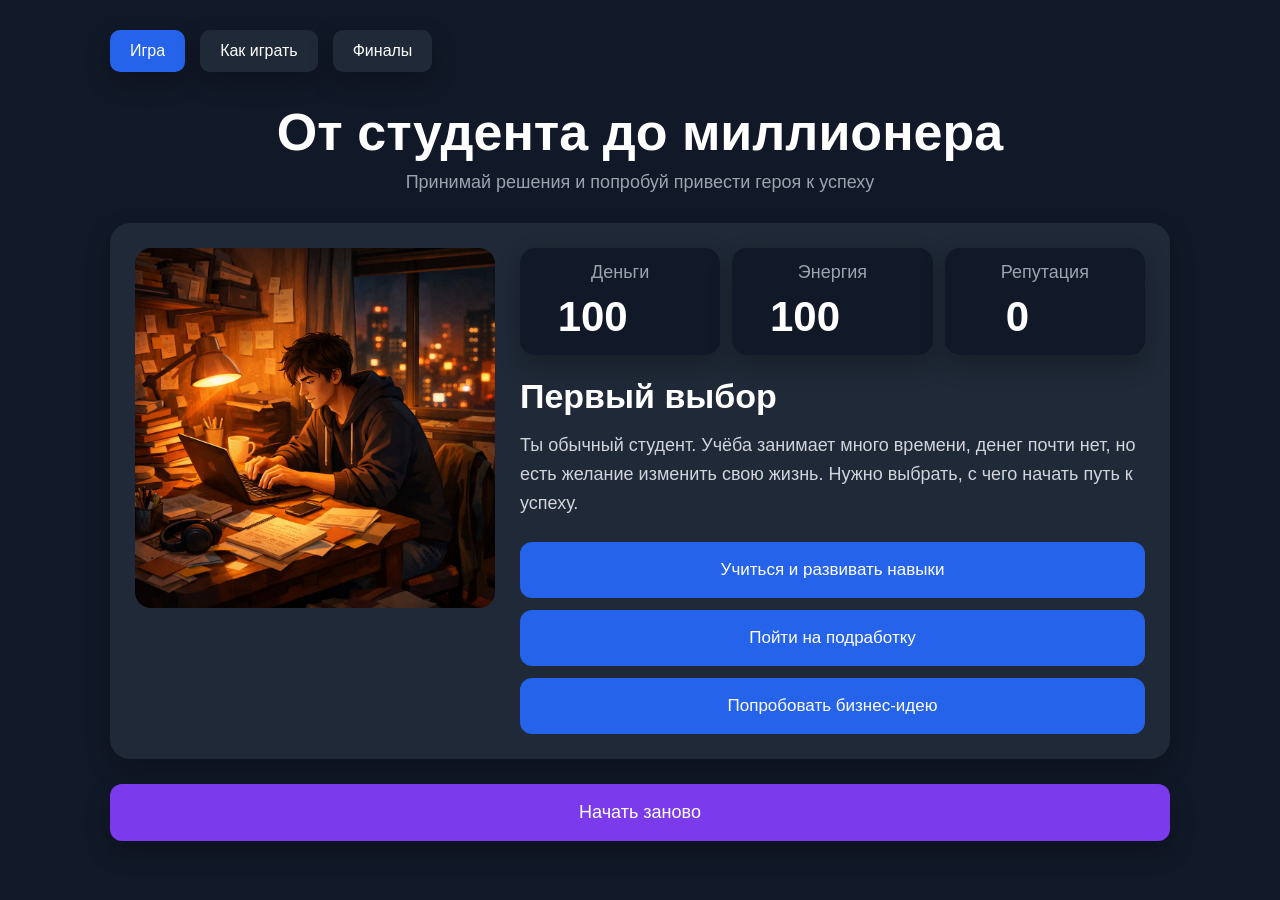
<file: index.html>
<!DOCTYPE html>
<html lang="ru">
<head>
    <meta charset="UTF-8">
    <meta name="viewport" content="width=device-width, initial-scale=1.0">
    <title>От студента до миллионера</title>
    <link rel="stylesheet" href="style.css">
</head>
<body>
    <main class="container">
        <nav class="menu">
            <a href="index.html" class="active">Игра</a>
            <a href="guide.html">Как играть</a>
            <a href="endings.html">Финалы</a>
        </nav>

        <header class="header">
            <h1>От студента до миллионера</h1>
            <p>Принимай решения и попробуй привести героя к успеху</p>
        </header>

        <section class="game-card">
            <img id="scene-image" src="images/start.jpg" alt="Ситуация">

            <div class="game-info">
                <section class="stats">
<div class="stat">
    <span>Деньги</span>

    <div class="stat-line">
        <strong id="money">100</strong>
        <small id="money-change"></small>
    </div>
</div>
<div class="stat">
    <span>Энергия</span>

    <div class="stat-line">
        <strong id="energy">100</strong>
        <small id="energy-change"></small>
    </div>
</div>
<div class="stat">
    <span>Репутация</span>

    <div class="stat-line">
        <strong id="reputation">0</strong>
        <small id="reputation-change"></small>
    </div>
</div>
                </section>

                <h2 id="scene-title">Начало пути</h2>

                <p id="scene-text">
                    Ты обычный студент. Денег немного, энергии хватает, но хочется добиться большего.
                    Какой первый шаг выберешь?
                </p>

                <div id="choices" class="choices">
                    <button>Учиться и развивать навыки</button>
                    <button>Пойти на подработку</button>
                    <button>Попробовать открыть бизнес</button>
                </div>
            </div>
        </section>

        <button id="restart-btn" class="restart-btn">Начать заново</button>
    </main>

    <script src="script.js"></script>
</body>
</html>
</file>
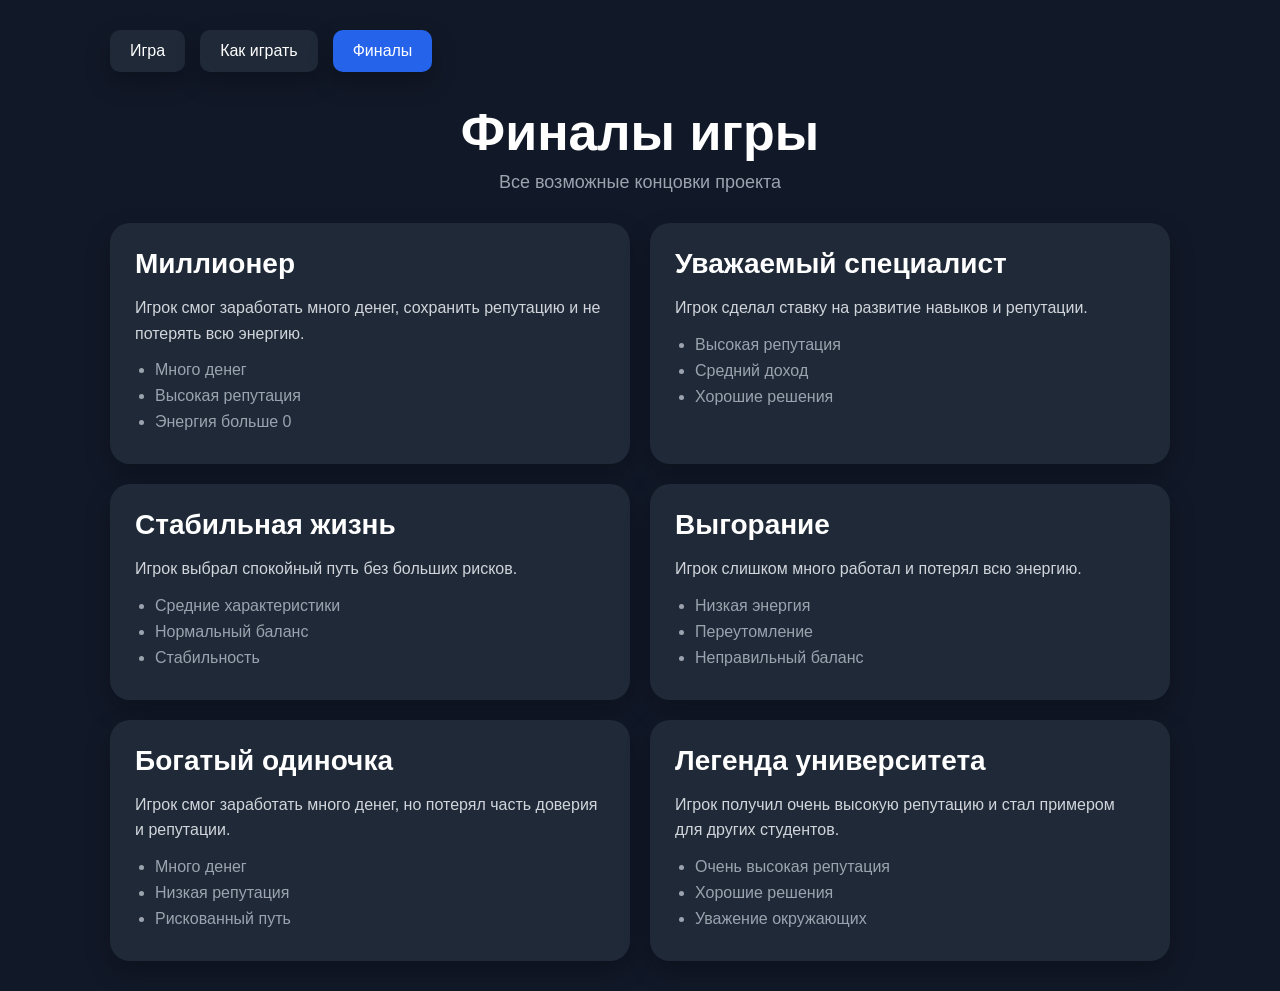
<file: endings.html>
<!DOCTYPE html>
<html lang="ru">
<head>
    <meta charset="UTF-8">
    <meta name="viewport" content="width=device-width, initial-scale=1.0">
    <title>Финалы</title>
    <link rel="stylesheet" href="style.css">
</head>
<body>

    <main class="container">

        <nav class="menu">
            <a href="index.html">Игра</a>
            <a href="guide.html">Как играть</a>
            <a href="endings.html" class="active">Финалы</a>
        </nav>

        <header class="header">
            <h1>Финалы игры</h1>
            <p>Все возможные концовки проекта</p>
        </header>

        <section class="endings-grid">

            <div class="ending-card">
                <h2>Миллионер</h2>

                <p>
                    Игрок смог заработать много денег, сохранить репутацию
                    и не потерять всю энергию.
                </p>

                <ul>
                    <li>Много денег</li>
                    <li>Высокая репутация</li>
                    <li>Энергия больше 0</li>
                </ul>
            </div>

            <div class="ending-card">
                <h2>Уважаемый специалист</h2>

                <p>
                    Игрок сделал ставку на развитие навыков и репутации.
                </p>

                <ul>
                    <li>Высокая репутация</li>
                    <li>Средний доход</li>
                    <li>Хорошие решения</li>
                </ul>
            </div>

            <div class="ending-card">
                <h2>Стабильная жизнь</h2>

                <p>
                    Игрок выбрал спокойный путь без больших рисков.
                </p>

                <ul>
                    <li>Средние характеристики</li>
                    <li>Нормальный баланс</li>
                    <li>Стабильность</li>
                </ul>
            </div>

            <div class="ending-card">
                <h2>Выгорание</h2>

                <p>
                    Игрок слишком много работал и потерял всю энергию.
                </p>

                <ul>
                    <li>Низкая энергия</li>
                    <li>Переутомление</li>
                    <li>Неправильный баланс</li>
                </ul>
            </div>
<div class="ending-card">
    <h2>Богатый одиночка</h2>

    <p>
        Игрок смог заработать много денег, но потерял часть доверия и репутации.
    </p>

    <ul>
        <li>Много денег</li>
        <li>Низкая репутация</li>
        <li>Рискованный путь</li>
    </ul>
</div>

<div class="ending-card">
    <h2>Легенда университета</h2>

    <p>
        Игрок получил очень высокую репутацию и стал примером для других студентов.
    </p>

    <ul>
        <li>Очень высокая репутация</li>
        <li>Хорошие решения</li>
        <li>Уважение окружающих</li>
    </ul>
</div>
        </section>

    </main>

</body>
</html>
</file>
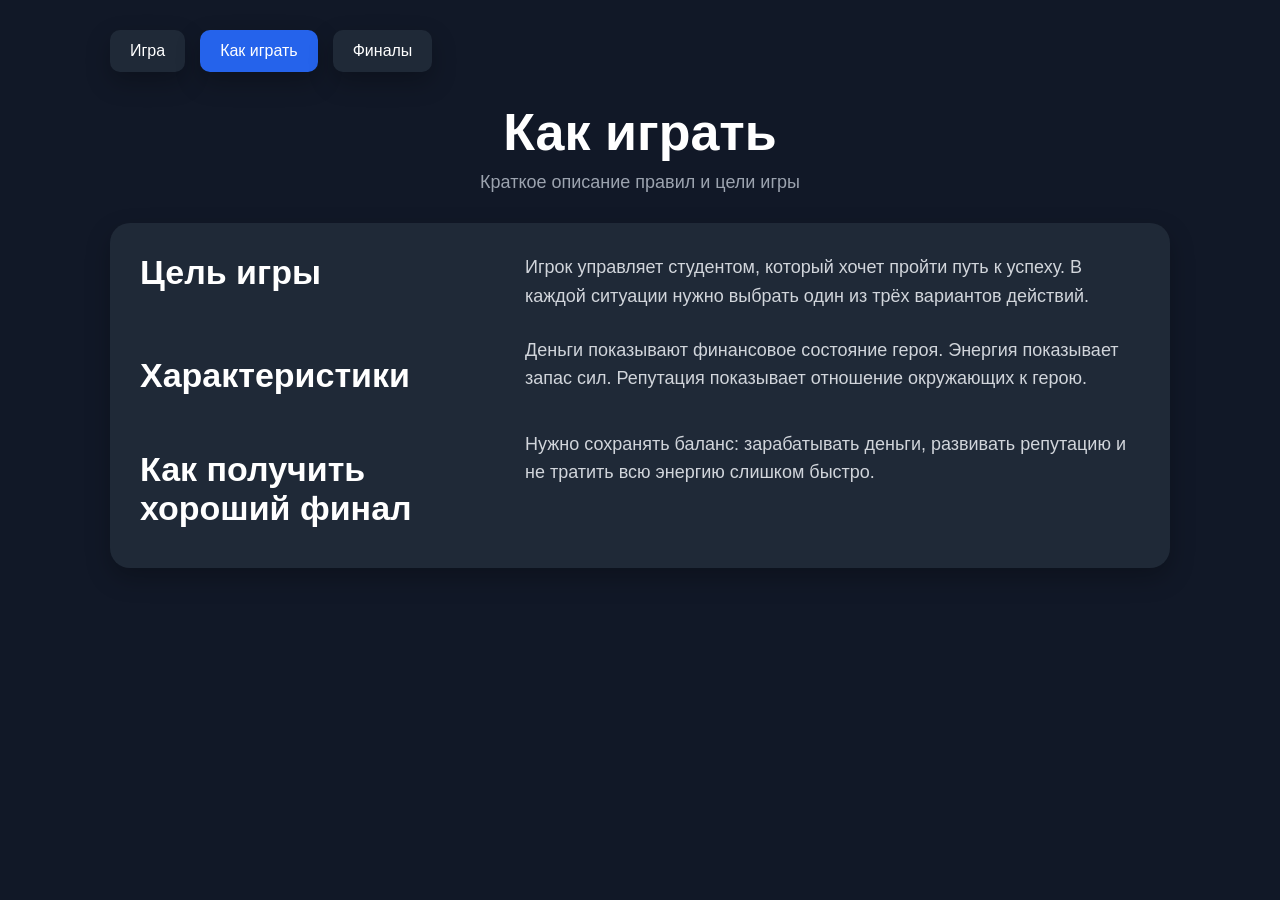
<file: guide.html>
<!DOCTYPE html>
<html lang="ru">
<head>
    <meta charset="UTF-8">
    <meta name="viewport" content="width=device-width, initial-scale=1.0">
    <title>Как играть</title>
    <link rel="stylesheet" href="style.css">
</head>
<body>

    <main class="container">

        <nav class="menu">
            <a href="index.html">Игра</a>
            <a href="guide.html" class="active">Как играть</a>
            <a href="endings.html">Финалы</a>
        </nav>

        <header class="header">
            <h1>Как играть</h1>
            <p>Краткое описание правил и цели игры</p>
        </header>

        <section class="game-card info-page">
            <h2>Цель игры</h2>
            <p>
                Игрок управляет студентом, который хочет пройти путь к успеху.
                В каждой ситуации нужно выбрать один из трёх вариантов действий.
            </p>

            <h2>Характеристики</h2>
            <p>
                Деньги показывают финансовое состояние героя.
                Энергия показывает запас сил.
                Репутация показывает отношение окружающих к герою.
            </p>

            <h2>Как получить хороший финал</h2>
            <p>
                Нужно сохранять баланс: зарабатывать деньги, развивать репутацию
                и не тратить всю энергию слишком быстро.
            </p>
        </section>

    </main>

</body>
</html>
</file>
<file: style.css>
*{
    margin: 0;
    padding: 0;
    box-sizing: border-box;
}

body{
    background: #111827;
    color: white;
    font-family: Arial, sans-serif;
    min-height: 100vh;
}

.container{
    width: 1100px;
    margin: 0 auto;
    padding: 30px 20px;
}

.menu{
    display: flex;
    gap: 15px;
    margin-bottom: 30px;
}

.menu a{
    text-decoration: none;
    color: white;
    background: #1f2937;
    padding: 12px 20px;
    border-radius: 10px;
    transition: 0.3s;
    box-shadow: 0 10px 25px rgba(0, 0, 0, 0.25);
}

.menu a:hover{
    background: #374151;
    transform: translateY(-2px);
}

.menu .active{
    background: #2563eb;
}

.header{
    text-align: center;
    margin-bottom: 30px;
}

.header h1{
    font-size: 52px;
    margin-bottom: 10px;
}

.header p{
    color: #9ca3af;
    font-size: 18px;
}

.stats{
    display: flex;
    gap: 12px;
    margin-bottom: 22px;
}

.stat{
    flex: 1;
    background: #111827;
    padding: 14px;
    border-radius: 15px;
    text-align: center;
    box-shadow: 0 10px 25px rgba(0, 0, 0, 0.25);
}

.stat span{
    display: block;
    margin-bottom: 10px;
    color: #9ca3af;
    font-size: 18px;
}

.stat strong{
    font-size: 42px;
}

.game-card{
    background: #1f2937;
    border-radius: 20px;
    padding: 25px;
    display: grid;
    grid-template-columns: 360px 1fr;
    gap: 25px;
    align-items: start;
    box-shadow: 0 10px 25px rgba(0, 0, 0, 0.25);
    animation: appear 0.4s ease;
}

.game-card img{
    width: 360px;
    height: 360px;
    object-fit: cover;
    border-radius: 16px;
    transition: 0.4s;
}

.game-card img:hover{
    transform: scale(1.02);
}

.game-card h2{
    font-size: 34px;
    margin-bottom: 15px;
}

.game-card p{
    font-size: 18px;
    line-height: 1.6;
    color: #d1d5db;
}

.choices{
    display: flex;
    flex-direction: column;
    gap: 12px;
    margin-top: 25px;
}

.choices button{
    background: #2563eb;
    border: none;
    color: white;
    padding: 18px;
    border-radius: 12px;
    font-size: 17px;
    cursor: pointer;
    transition: 0.3s;
}

.choices button:hover{
    background: #1d4ed8;
    transform: translateY(-2px);
}

.restart-btn{
    margin-top: 25px;
    width: 100%;
    background: #7c3aed;
    border: none;
    color: white;
    padding: 18px;
    border-radius: 12px;
    font-size: 18px;
    cursor: pointer;
    transition: 0.3s;
    box-shadow: 0 10px 25px rgba(0, 0, 0, 0.25);
}

.restart-btn:hover{
    background: #6d28d9;
    transform: translateY(-2px);
}

.info-page{
    padding: 30px;
}

.info-page h2{
    margin-top: 20px;
    margin-bottom: 10px;
}

.info-page h2:first-child{
    margin-top: 0;
}

.endings-grid{
    display: grid;
    grid-template-columns: 1fr 1fr;
    gap: 20px;
}

.ending-card{
    background: #1f2937;
    padding: 25px;
    border-radius: 20px;
    box-shadow: 0 10px 25px rgba(0, 0, 0, 0.25);
    animation: appear 0.4s ease;
}

.ending-card h2{
    margin-bottom: 15px;
    font-size: 28px;
}

.ending-card p{
    margin-bottom: 15px;
    color: #d1d5db;
    line-height: 1.6;
}

.ending-card ul{
    padding-left: 20px;
    color: #9ca3af;
}

.ending-card li{
    margin-bottom: 8px;
}

@keyframes appear{
    from{
        opacity: 0;
        transform: translateY(15px);
    }

    to{
        opacity: 1;
        transform: translateY(0);
    }
}

@media (max-width: 900px){

    .container{
        width: 100%;
        padding: 20px 15px;
    }

    .stats{
        flex-direction: column;
    }

    .game-card{
        display: block;
    }

    .game-card img{
        width: 100%;
        height: 240px;
        margin-bottom: 20px;
    }

    .header h1{
        font-size: 34px;
    }

    .endings-grid{
        grid-template-columns: 1fr;
    }
}

@media (max-width: 500px){

    .menu{
        flex-direction: column;
    }

    .game-card img{
        height: 200px;
    }

    .choices button{
        font-size: 15px;
        padding: 14px;
    }

    .header h1{
        font-size: 28px;
    }

    .stat strong{
        font-size: 34px;
    }
}
.stat-line{
    display: flex;
    justify-content: center;
    align-items: center;
    gap: 10px;
}

.stat-line small{
    font-size: 18px;
    font-weight: bold;
    min-width: 45px;
}

.plus{
    color: #22c55e;
}

.minus{
    color: #ef4444;
}
</file>
